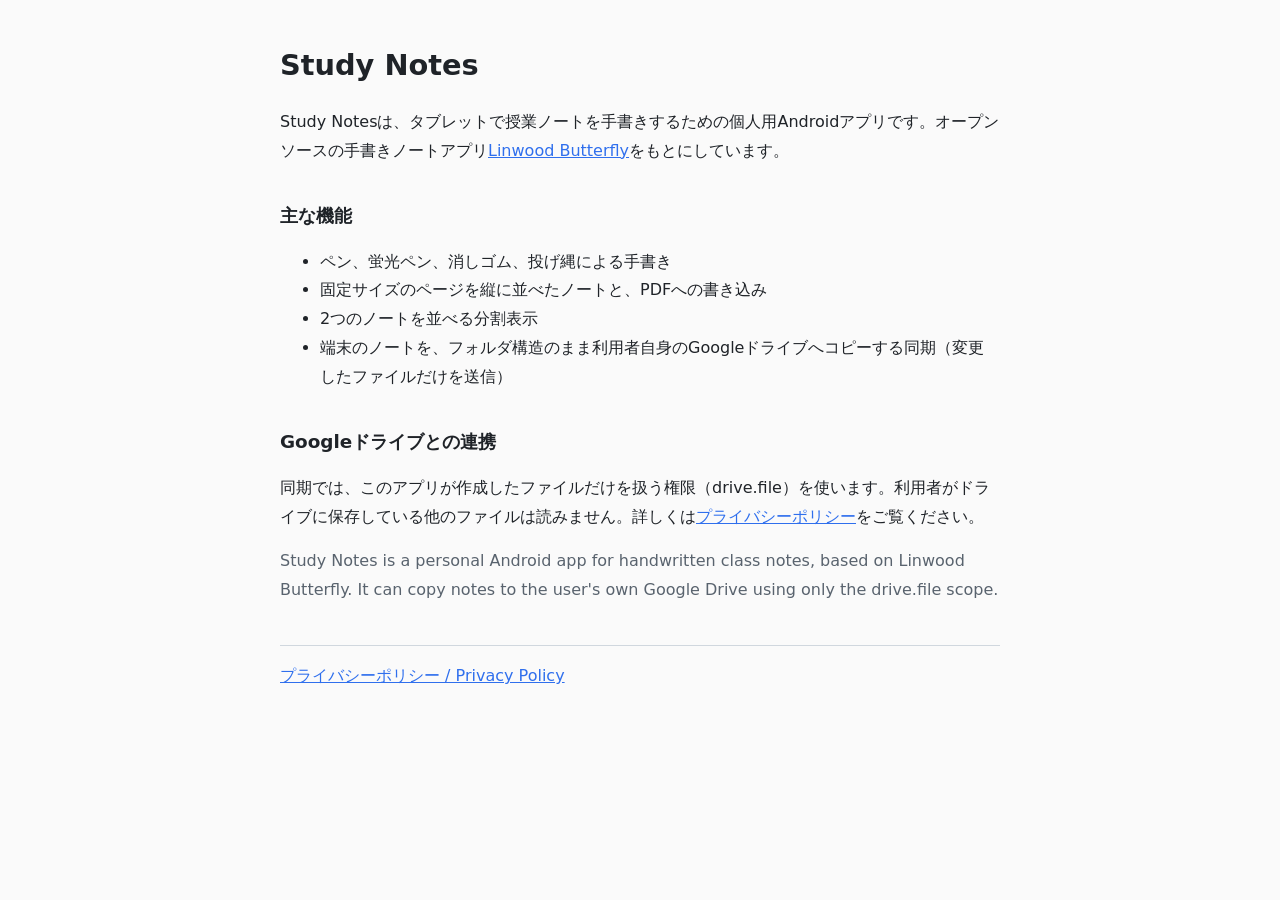
<file: index.html>
<!doctype html>
<html lang="ja">
<head>
<meta charset="utf-8">
<meta name="viewport" content="width=device-width,initial-scale=1">
<title>Study Notes</title>
<link rel="stylesheet" href="style.css">
</head>
<body>
<main>
<h1>Study Notes</h1>
<p>Study Notesは、タブレットで授業ノートを手書きするための個人用Androidアプリです。オープンソースの手書きノートアプリ<a href="https://github.com/LinwoodDev/Butterfly">Linwood Butterfly</a>をもとにしています。</p>
<h2>主な機能</h2>
<ul>
<li>ペン、蛍光ペン、消しゴム、投げ縄による手書き</li>
<li>固定サイズのページを縦に並べたノートと、PDFへの書き込み</li>
<li>2つのノートを並べる分割表示</li>
<li>端末のノートを、フォルダ構造のまま利用者自身のGoogleドライブへコピーする同期（変更したファイルだけを送信）</li>
</ul>
<h2>Googleドライブとの連携</h2>
<p>同期では、このアプリが作成したファイルだけを扱う権限（drive.file）を使います。利用者がドライブに保存している他のファイルは読みません。詳しくは<a href="privacy.html">プライバシーポリシー</a>をご覧ください。</p>
<p class="muted" lang="en">Study Notes is a personal Android app for handwritten class notes, based on Linwood Butterfly. It can copy notes to the user's own Google Drive using only the drive.file scope.</p>
<nav><a href="privacy.html">プライバシーポリシー / Privacy Policy</a></nav>
</main>
</body>
</html>
</file>
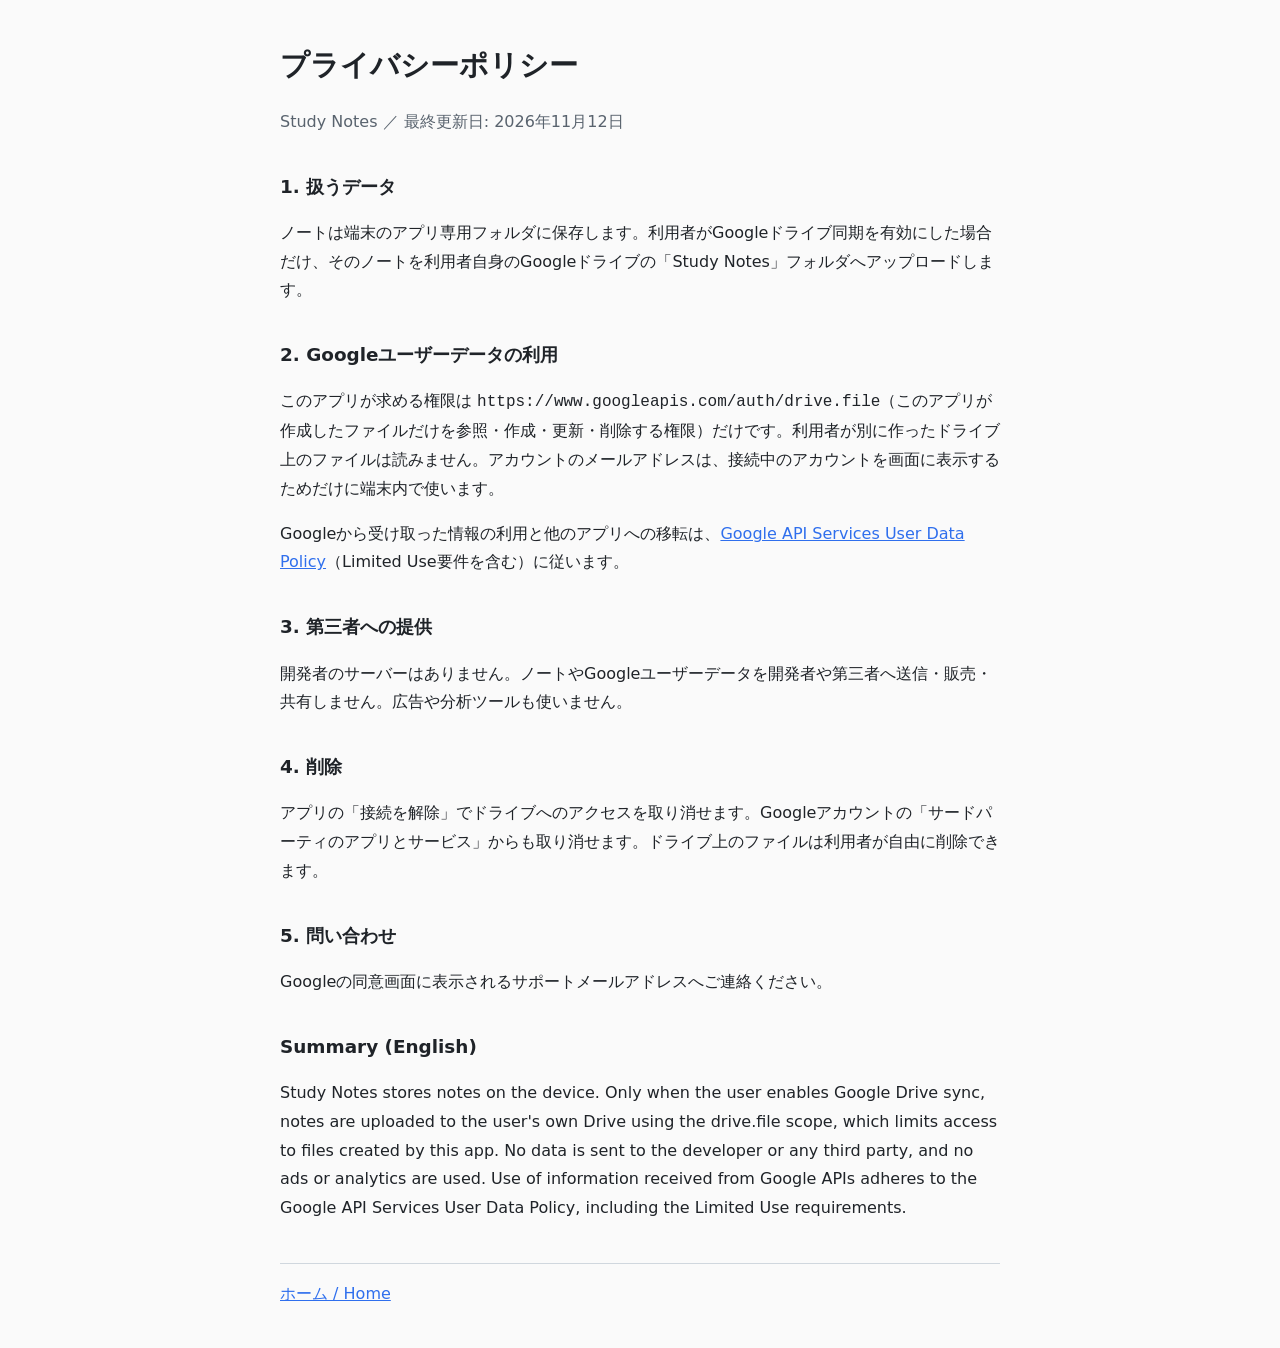
<file: privacy.html>
<!doctype html>
<html lang="ja">
<head>
<meta charset="utf-8">
<meta name="viewport" content="width=device-width,initial-scale=1">
<title>Study Notes プライバシーポリシー</title>
<link rel="stylesheet" href="style.css">
</head>
<body>
<main>
<h1>プライバシーポリシー</h1>
<p class="muted">Study Notes ／ 最終更新日: 2026年11月12日</p>
<h2>1. 扱うデータ</h2>
<p>ノートは端末のアプリ専用フォルダに保存します。利用者がGoogleドライブ同期を有効にした場合だけ、そのノートを利用者自身のGoogleドライブの「Study Notes」フォルダへアップロードします。</p>
<h2>2. Googleユーザーデータの利用</h2>
<p>このアプリが求める権限は <code>https://www.googleapis.com/auth/drive.file</code>（このアプリが作成したファイルだけを参照・作成・更新・削除する権限）だけです。利用者が別に作ったドライブ上のファイルは読みません。アカウントのメールアドレスは、接続中のアカウントを画面に表示するためだけに端末内で使います。</p>
<p>Googleから受け取った情報の利用と他のアプリへの移転は、<a href="https://developers.google.com/terms/api-services-user-data-policy">Google API Services User Data Policy</a>（Limited Use要件を含む）に従います。</p>
<h2>3. 第三者への提供</h2>
<p>開発者のサーバーはありません。ノートやGoogleユーザーデータを開発者や第三者へ送信・販売・共有しません。広告や分析ツールも使いません。</p>
<h2>4. 削除</h2>
<p>アプリの「接続を解除」でドライブへのアクセスを取り消せます。Googleアカウントの「サードパーティのアプリとサービス」からも取り消せます。ドライブ上のファイルは利用者が自由に削除できます。</p>
<h2>5. 問い合わせ</h2>
<p>Googleの同意画面に表示されるサポートメールアドレスへご連絡ください。</p>
<h2 lang="en">Summary (English)</h2>
<p lang="en">Study Notes stores notes on the device. Only when the user enables Google Drive sync, notes are uploaded to the user's own Drive using the drive.file scope, which limits access to files created by this app. No data is sent to the developer or any third party, and no ads or analytics are used. Use of information received from Google APIs adheres to the Google API Services User Data Policy, including the Limited Use requirements.</p>
<nav><a href="./">ホーム / Home</a></nav>
</main>
</body>
</html>
</file>
<file: style.css>
:root{color-scheme:light dark;--bg:#fafafa;--fg:#1f2328;--muted:#59636e;--line:#d0d7de}
@media (prefers-color-scheme:dark){:root{--bg:#1c1d20;--fg:#e6e7ea;--muted:#a0a6ad;--line:#3b3e44}}
body{margin:0;background:var(--bg);color:var(--fg);font:16px/1.8 system-ui,-apple-system,"Hiragino Sans","Noto Sans JP",sans-serif}
main{max-width:720px;margin:0 auto;padding:40px 16px}
h1{font-size:1.8em;margin:0 0 .4em}h2{font-size:1.15em;margin:1.8em 0 .4em}
p,li{color:var(--fg)}.muted{color:var(--muted)}a{color:#2f6fed}
nav{border-top:1px solid var(--line);margin-top:2.5em;padding-top:1em}
</file>
